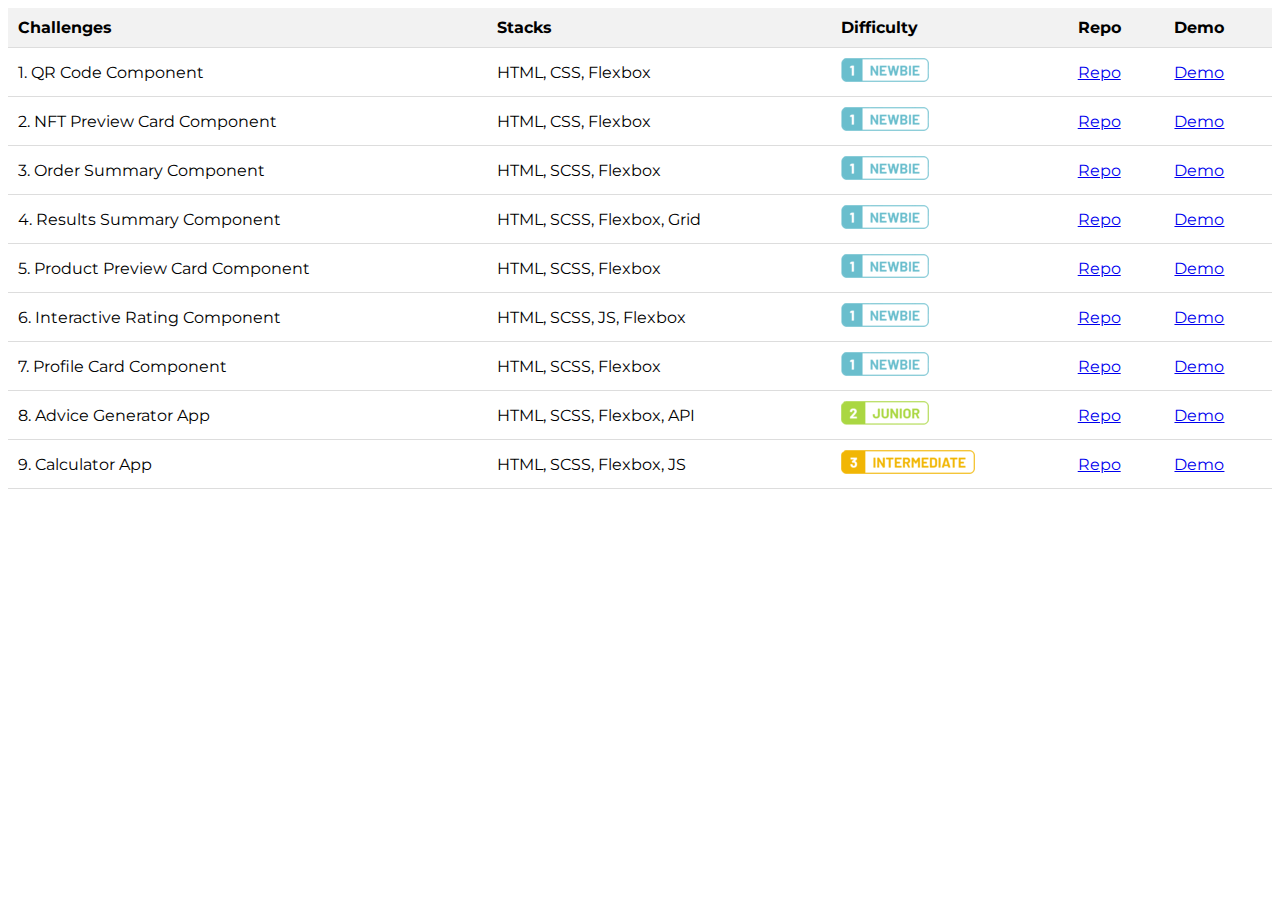
<file: index.html>
<!DOCTYPE html>
<html lang="en">
	<head>
		<meta charset="UTF-8" />
		<meta http-equiv="X-UA-Compatible" content="IE=edge" />
		<meta name="viewport" content="width=device-width, initial-scale=1.0" />
		<title>Frontend Mentor | Solutions</title>

		<link rel="preconnect" href="https://fonts.googleapis.com" />
		<link rel="preconnect" href="https://fonts.gstatic.com" crossorigin />
		<link href="https://fonts.googleapis.com/css2?family=Montserrat&display=swap" rel="stylesheet" />

		<style>
			* {
				font-family: "Montserrat", sans-serif;
			}
			table {
				width: 100%;
				border-collapse: collapse;
				border-spacing: 0;
			}

			th,
			td {
				padding: 10px;
				text-align: left;
				border-bottom: 1px solid #ddd;
			}

			th {
				background-color: #f2f2f2;
				font-weight: bold;
			}
		</style>
	</head>
	<body>
		<main>
			<table>
				<thead>
					<tr>
						<th>Challenges</th>
						<th>Stacks</th>
						<th>Difficulty</th>
						<th>Repo</th>
						<th>Demo</th>
					</tr>
				</thead>
				<tbody>
					<tr>
						<td>1. QR Code Component</td>
						<td>HTML, CSS, Flexbox</td>
						<td><img src="./images/NEWBIE.png" alt="NEWBIE ICON" /></td>
						<td><a href="https://github.com/Benjamin-Wall/Frontend-Mentor-Solutions/tree/main/qr-code-component" target="_blank">Repo</a></td>
						<td><a href="./qr-code-component/index.html">Demo</a></td>
					</tr>

					<tr>
						<td>2. NFT Preview Card Component</td>
						<td>HTML, CSS, Flexbox</td>
						<td><img src="./images/NEWBIE.png" alt="NEWBIE ICON" /></td>
						<td><a href="https://github.com/Benjamin-Wall/Frontend-Mentor-Solutions/tree/main/nft-preview-card-component" target="_blank">Repo</a></td>
						<td><a href="./nft-preview-card-component/index.html">Demo</a></td>
					</tr>

					<tr>
						<td>3. Order Summary Component</td>
						<td>HTML, SCSS, Flexbox</td>
						<td><img src="./images/NEWBIE.png" alt="NEWBIE ICON" /></td>
						<td><a href="https://github.com/Benjamin-Wall/Frontend-Mentor-Solutions/tree/main/order-summary-component" target="_blank">Repo</a></td>
						<td><a href="./order-summary-component/index.html">Demo</a></td>
					</tr>

					<tr>
						<td>4. Results Summary Component</td>
						<td>HTML, SCSS, Flexbox, Grid</td>
						<td><img src="./images/NEWBIE.png" alt="NEWBIE ICON" /></td>
						<td><a href="https://github.com/Benjamin-Wall/Frontend-Mentor-Solutions/tree/main/results-summary-component" target="_blank">Repo</a></td>
						<td><a href="./results-summary-component/index.html">Demo</a></td>
					</tr>

					<tr>
						<td>5. Product Preview Card Component</td>
						<td>HTML, SCSS, Flexbox</td>
						<td><img src="./images/NEWBIE.png" alt="NEWBIE ICON" /></td>
						<td><a href="https://github.com/Benjamin-Wall/Frontend-Mentor-Solutions/tree/main/product-preview-card-component" target="_blank">Repo</a></td>
						<td><a href="./product-preview-card-component/index.html">Demo</a></td>
					</tr>

					<tr>
						<td>6. Interactive Rating Component</td>
						<td>HTML, SCSS, JS, Flexbox</td>
						<td><img src="./images/NEWBIE.png" alt="NEWBIE ICON" /></td>
						<td><a href="https://github.com/Benjamin-Wall/Frontend-Mentor-Solutions/tree/main/interactive-rating-component" target="_blank">Repo</a></td>
						<td><a href="./interactive-rating-component/index.html">Demo</a></td>
					</tr>

					<tr>
						<td>7. Profile Card Component</td>
						<td>HTML, SCSS, Flexbox</td>
						<td><img src="./images/NEWBIE.png" alt="NEWBIE ICON" /></td>
						<td><a href="https://github.com/Benjamin-Wall/Frontend-Mentor-Solutions/tree/main/profile-card-component" target="_blank">Repo</a></td>
						<td><a href="./profile-card-component/index.html">Demo</a></td>
					</tr>

					<tr>
						<td>8. Advice Generator App</td>
						<td>HTML, SCSS, Flexbox, API</td>
						<td><img src="./images/JUNIOR.png" alt="JUNIOR ICON" /></td>
						<td><a href="https://github.com/Benjamin-Wall/Frontend-Mentor-Solutions/tree/main/advice-generator-app" target="_blank">Repo</a></td>
						<td><a href="./advice-generator-app/index.html">Demo</a></td>
					</tr>

					<tr>
						<td>9. Calculator App</td>
						<td>HTML, SCSS, Flexbox, JS</td>
						<td><img src="./images/INTERMEDIATE.png" alt="INTERMEDIATE ICON" /></td>
						<td><a href="https://github.com/Benjamin-Wall/Frontend-Mentor-Solutions/tree/main/calculator-app" target="_blank">Repo</a></td>
						<td><a href="./calculator-app/index.html">Demo</a></td>
					</tr>
				</tbody>
			</table>
		</main>
	</body>
</html>
</file>
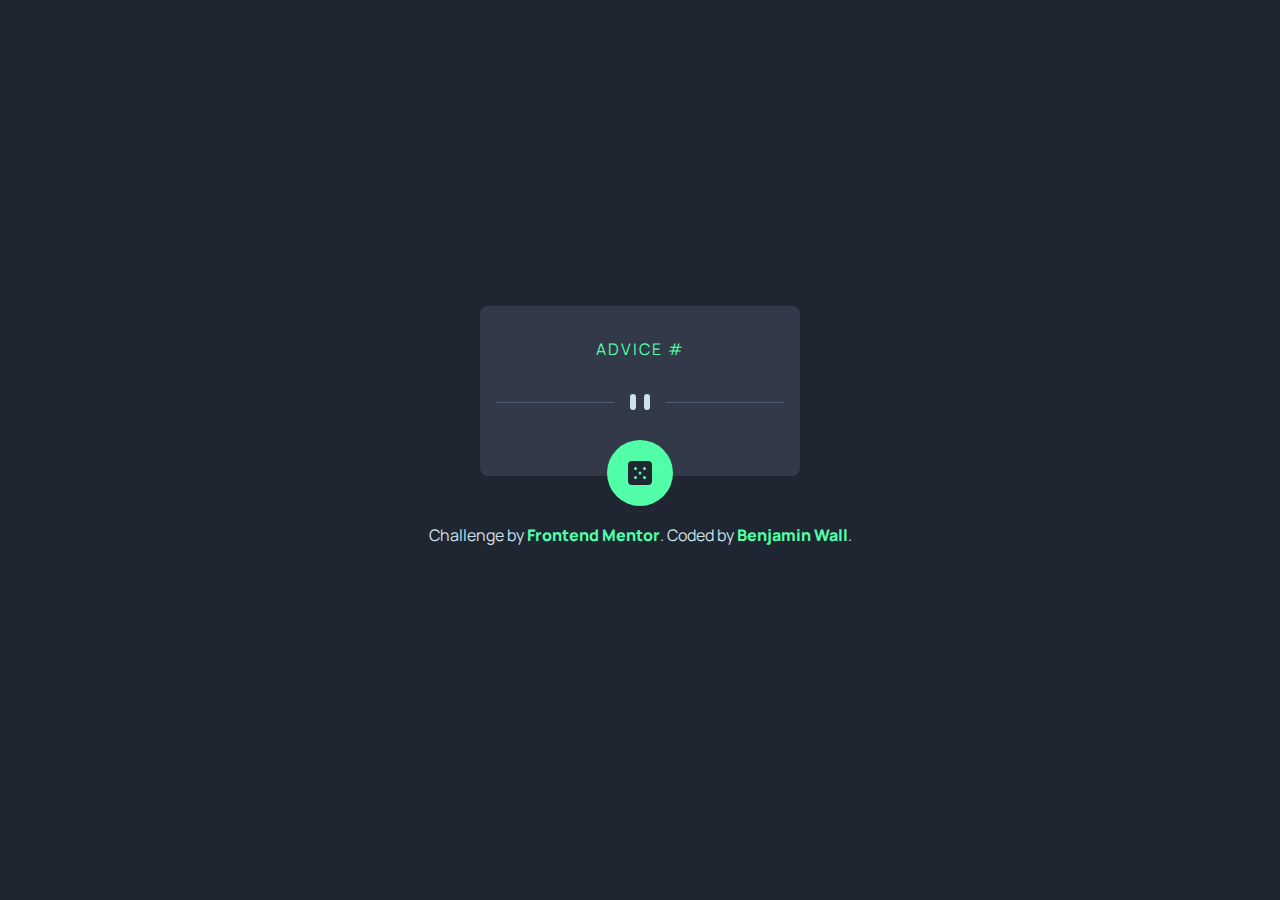
<file: advice-generator-app/index.html>
<!DOCTYPE html>
<html lang="en">
<head>
  <!-- META STUFF -->
  <meta charset="UTF-8">
  <meta name="viewport" content="width=device-width, initial-scale=1.0"> <!-- displays site properly based on user's device -->

  <!-- CSS STUFF -->
  <link rel="stylesheet" href="./css/styles.css">

  <!-- JAVASCRIPT STUFF -->
  <script src="./js/index.js" defer/></script>

  <!-- SITE ICON -->
  <link rel="icon" type="image/png" sizes="32x32" href="assets/images/favicon-32x32.png">
  
  <!-- SITE TITLE -->
  <title>Frontend Mentor | Advice generator app</title>

</head>
<body>

  <div class="card">
    <div class="card__title"><h1>Advice #<span id="advice-id"></span></h1></div>
    <div class="card__advice"><p id="advice-content"></p></div>
    <div class="card__divider"></div>
    <div class="card__button--dice" id="dice-button"></div>
  </div>

  <div class="attribution">
    Challenge by <a href="https://www.frontendmentor.io?ref=challenge" target="_blank">Frontend Mentor</a>. 
    Coded by <a href="https://github.com/Benjamin-Wall" target="_blank">Benjamin Wall</a>.
  </div>
</body>
</html>
</file>
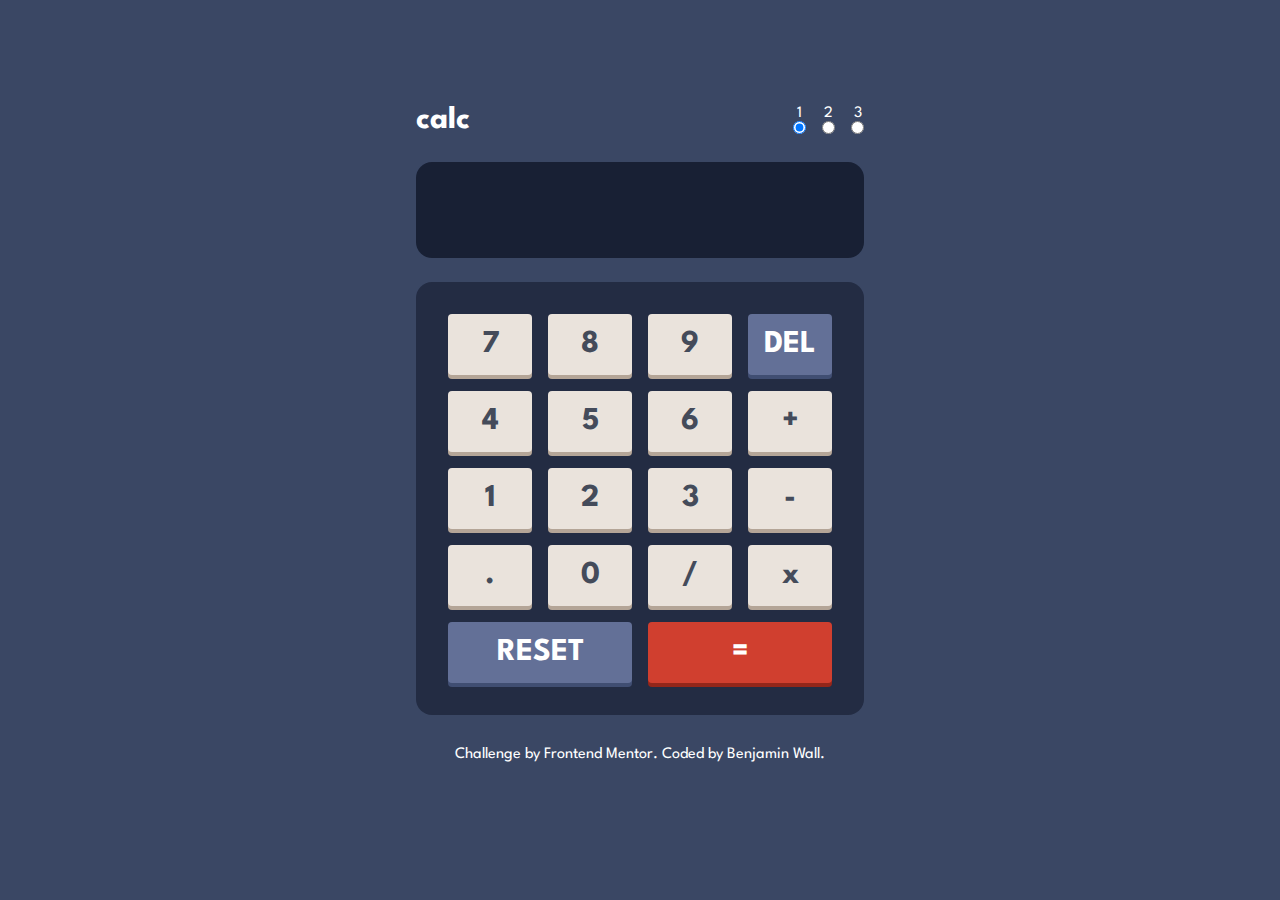
<file: calculator-app/index.html>
<!DOCTYPE html>
<html lang="en">
	<head>
		<!-- META STUFF -->
		<meta charset="UTF-8" />
		<meta name="viewport" content="width=device-width, initial-scale=1.0" />

		<!-- CSS STUFF -->
		<link rel="stylesheet" href="./css/styles.css" />

		<!-- JAVASCRIPT STUFF -->
		<script src="./js/script.js" defer></script>

		<!-- SITE ICON -->
		<link rel="icon" type="image/png" sizes="32x32" href="assets/images/favicon-32x32.png" />

		<!-- SITE TITLE -->
		<title>Frontend Mentor | Calculator app</title>
	</head>
	<body class="theme-1">
		<section class="calculator">
			<div class="calculator__header">
				<h1 class="calculator__title">calc</h1>

				<div class="calculator__theme__switcher">
				
					<div class="option">
						<label for="1">1</label>
						<input type="radio" name="themeSwitcher" id="1" checked>
					</div>
					
					<div class="option">
						<label for="2">2</label>
						<input type="radio" name="themeSwitcher" id="2">
					</div>

					<div class="option">
						<label for="3">3</label>
						<input type="radio" name="themeSwitcher" id="3">
					</div>
				</div>
			</div>

			<div class="calculator__display">
				<div class="calculator__display--secondary" id="calculator-display-secondary"></div>
				<div class="calculator__display--primary" id="calculator-display-primary"></div>
			</div>

			<div class="calculator__button__wrapper">
				<button class="calculator__button" id="number-7" data-number>7</button>
				<button class="calculator__button" id="number-8" data-number>8</button>
				<button class="calculator__button" id="number-9" data-number>9</button>
				<button class="calculator__button" id="delete">DEL</button>
				<button class="calculator__button" id="number-4" data-number>4</button>
				<button class="calculator__button" id="number-5" data-number>5</button>
				<button class="calculator__button" id="number-6" data-number>6</button>
				<button class="calculator__button" id="plus"  data-operation>+</button> 
				<button class="calculator__button" id="number-1" data-number>1</button>
				<button class="calculator__button" id="number-2" data-number>2</button>
				<button class="calculator__button" id="number-3" data-number>3</button>
				<button class="calculator__button" id="minus"  data-operation>-</button> 
				<button class="calculator__button" id="decimal" data-number>.</button>
				 <button class="calculator__button" id="number-0" data-number>0</button>
				<button class="calculator__button" id="divide"  data-operation>/</button>
				<button class="calculator__button" id="times"  data-operation>x</button>
				<button class="calculator__button" id="reset">RESET</button>
				<button class="calculator__button" id="equals">=</button>
		</section>

		<div class="attribution">
    Challenge by <a href="https://www.frontendmentor.io?ref=challenge" target="_blank">Frontend Mentor</a>. 
    Coded by <a href="https://github.com/Benjamin-Wall">Benjamin Wall</a>.
  </div>
	</body>
</html>
</file>
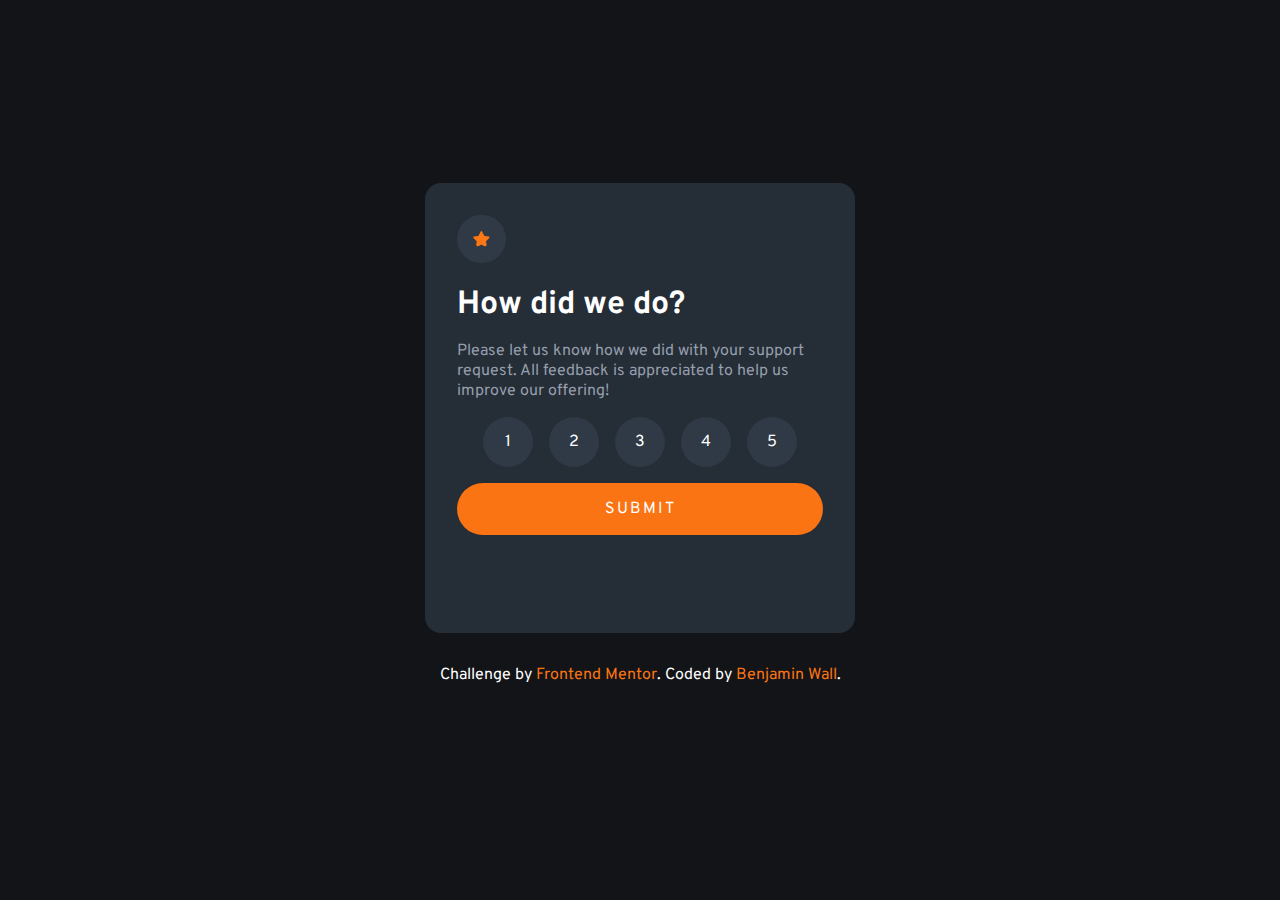
<file: interactive-rating-component/index.html>
<!DOCTYPE html>
<html lang="en">
	<head>
		<!-- META STUFF -->
		<meta charset="UTF-8" />
		<meta name="viewport" content="width=device-width, initial-scale=1.0" />
		<!-- displays site properly based on user's device -->

		<!-- CSS STUFF -->
		<link rel="stylesheet" href="css/styles.css" />

		<!-- JAVASCRIPT STUFF -->
		<script src="./js/index.js" defer></script>

		<!-- SITE ICON -->
		<link rel="icon" type="image/png" sizes="32x32" href="./assets/images/favicon-32x32.png" />

		<!-- SITE TITLE -->
		<title>Frontend Mentor | Interactive rating component</title>
	</head>
	<body>
		<div class="card" data-card-type="rating" id="rating">
			<div class="star">
				<img src="./assets/images/icon-star.svg" alt="Star Icon" />
			</div>

			<div class="content">
				<h1 class="title">How did we do?</h1>
				<p class="content-text">Please let us know how we did with your support request. All feedback is appreciated to help us improve our offering!</p>

				<div class="rating-list">
					<input type="radio" name="rating" id="1" data-rating_number="1" />
					<label for="1">1</label>

					<input type="radio" name="rating" id="2" data-rating_number="2" />
					<label for="2">2</label>

					<input type="radio" name="rating" id="3" data-rating_number="3" />
					<label for="3">3</label>

					<input type="radio" name="rating" id="4" data-rating_number="4" />
					<label for="4">4</label>

					<input type="radio" name="rating" id="5" data-rating_number="5" />
					<label for="5">5</label>
				</div>

				<button id="submit">Submit</button>
			</div>
		</div>

		<div class="card" data-card-type="summary" id="summary">
			<div class="illustration">
				<img src="./assets/images/illustration-thank-you.svg" alt="Thank you illustration" />
			</div>

			<div class="selection-result">
				<p>You selected <span id="score">5</span> out of 5</p>
			</div>

			<div class="content">
				<h2>Thank you!</h2>
				<p>
					We appreciate you taking the time to give a rating. <br />
					If you ever need more support, don't hesitate to get in touch!
				</p>
			</div>
		</div>

		<div class="attribution">Challenge by <a href="https://www.frontendmentor.io?ref=challenge" target="_blank">Frontend Mentor</a>. Coded by <a href="https://github.com/Benjamin-Wall" target="_blank">Benjamin Wall</a>.</div>
	</body>
</html>
</file>
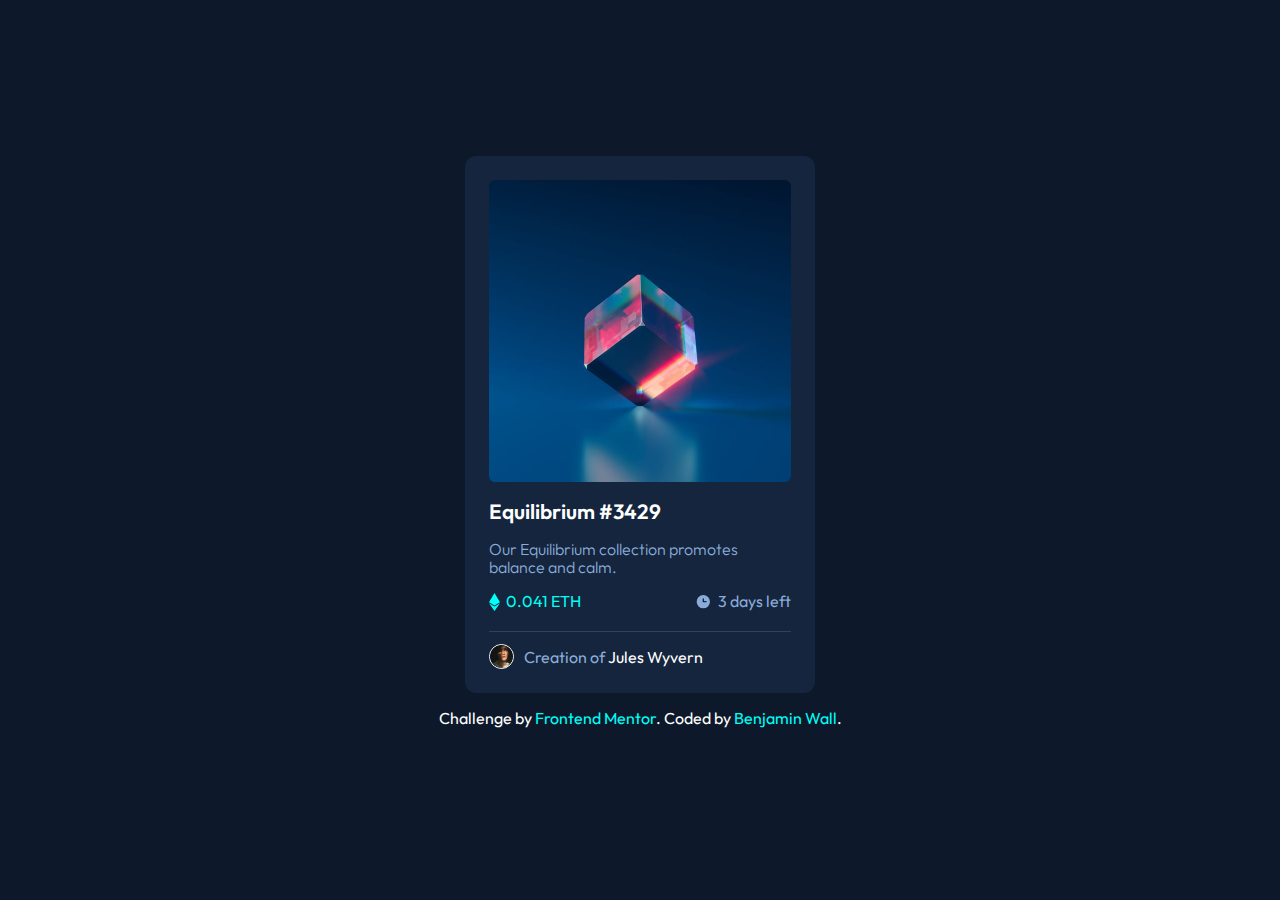
<file: nft-preview-card-component/index.html>
<!DOCTYPE html>
<html lang="en">
	<head>
		<meta charset="UTF-8" />
		<meta
			name="viewport"
			content="width=device-width, initial-scale=1.0" />

		<!-- GOOGLE FONTS -->
		<link
			rel="preconnect"
			href="https://fonts.googleapis.com" />
		<link
			rel="preconnect"
			href="https://fonts.gstatic.com"
			crossorigin />
		<link
			href="https://fonts.googleapis.com/css2?family=Outfit:wght@300;400;600&display=swap"
			rel="stylesheet" />

		<!-- STYLESHEETS -->
		<link
			rel="stylesheet"
			href="styles/normalize.css" />
		<link
			rel="stylesheet"
			href="styles/styles.css" />

		<!-- FAVICON -->
		<link
			rel="icon"
			type="image/png"
			sizes="32x32"
			href="./images/favicon-32x32.png" />

		<!-- WEBSITE TITLE -->
		<title>Frontend Mentor | NFT preview card component</title>
	</head>
	<body>
		<div class="card">
			<div class="image-wrapper">
				<img
					src="./images/image-equilibrium.jpg"
					alt="Picture of NFT" />
			</div>

			<div class="content">
				<h1>Equilibrium #3429</h1>
				<p>Our Equilibrium collection promotes balance and calm.</p>
			</div>

			<div class="bottom-content">
				<div class="left">
					<img
						src="./images/icon-ethereum.svg"
						alt="Etherium Logo" />
					<span>0.041 ETH</span>
				</div>

				<div class="right">
					<img
						src="./images/icon-clock.svg"
						alt="Clock Icon" />
					<span>3 days left</span>
				</div>
			</div>

			<div class="footer">
				<img
					src="./images/image-avatar.png"
					alt="Avatar" />
				<p>Creation of <span class="white">Jules Wyvern</span></p>
			</div>
		</div>

		<div class="attribution">
			Challenge by
			<a
				href="https://www.frontendmentor.io?ref=challenge"
				target="_blank"
				>Frontend Mentor</a
			>. Coded by <a href="https://github.com/Benjamin-Wall" target="_blank">Benjamin Wall</a>.
		</div>
	</body>
</html>
</file>
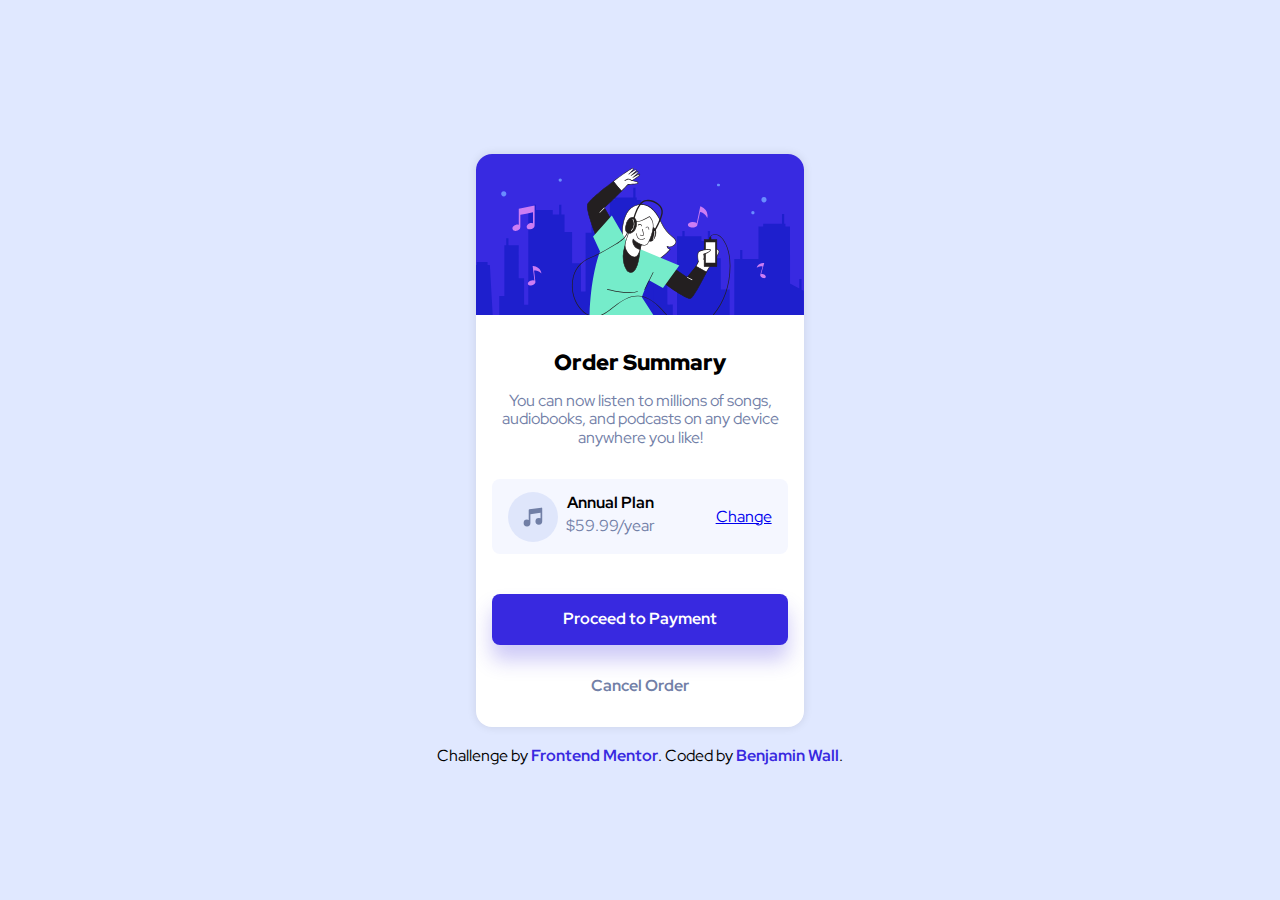
<file: order-summary-component/index.html>
<!DOCTYPE html>
<html lang="en">
	<head>
		<!-- META STUFF -->
		<meta charset="UTF-8" />
		<meta name="viewport" content="width=device-width, initial-scale=1.0" />

		<!-- GOOGLE FONTS -->
		<link rel="preconnect" href="https://fonts.googleapis.com" />
		<link rel="preconnect" href="https://fonts.gstatic.com" crossorigin />
		<link href="https://fonts.googleapis.com/css2?family=Red+Hat+Display:wght@500;700;900&display=swap" rel="stylesheet" />

		<!-- PAGE FAVICON -->
		<link rel="icon" type="image/png" sizes="32x32" href="./images/favicon-32x32.png" />

		<!-- PAGE TITLE -->
		<title>Frontend Mentor | Order summary card</title>

		<!-- MY STYLESHEETS -->
		<link rel="stylesheet" href="./styles/styles.css" />
	</head>
	<body>
		<div class="card">
			<div class="img-wrapper">
				<img src="./images/illustration-hero.svg" alt="Hero image" />
			</div>

			<div class="content-wrapper">
				<h1>Order Summary</h1>
				<p>You can now listen to millions of songs, audiobooks, and podcasts on any device anywhere you like!</p>

				<div class="pricing">
					<div class="pricing-left">
						<img src="./images/icon-music.svg" alt="Music icon" />
						<div class="pricing-details">
							<h2>Annual Plan</h2>
							<p>$59.99/year</p>
						</div>
					</div>

					<div class="pricing-right">
						<a href="#">Change</a>
					</div>
				</div>

				<div class="button-wrapper">
					<button>Proceed to Payment</button>
					<a href="#">Cancel Order</a>
				</div>
			</div>
		</div>


		<div class="attribution">Challenge by <a href="https://www.frontendmentor.io?ref=challenge" target="_blank">Frontend Mentor</a>. Coded by <a href="#">Benjamin Wall</a>.</div>
	</body>
</html>
</file>
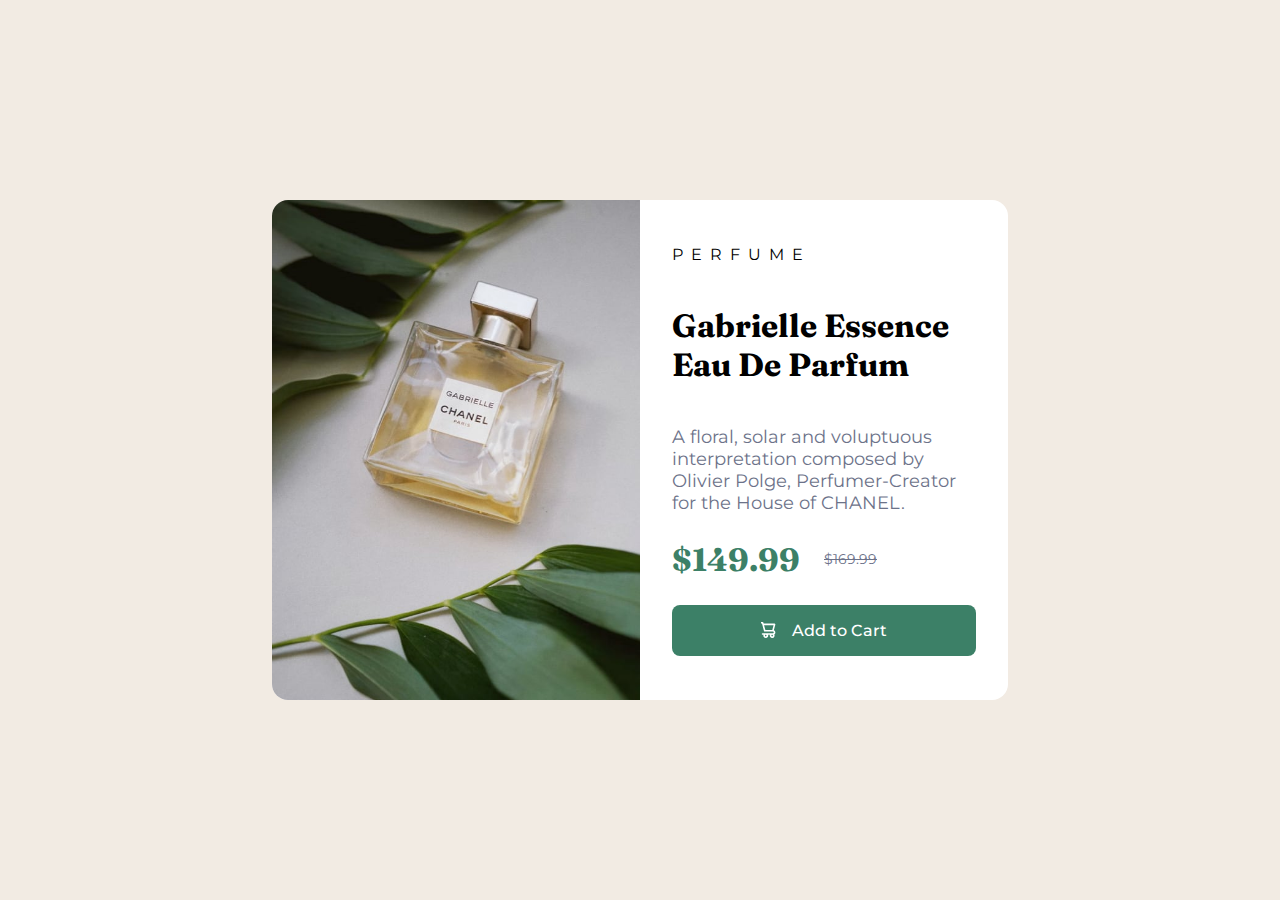
<file: product-preview-card-component/index.html>
<!DOCTYPE html>
<html lang="en">
	<head>
		<!-- META STUFF -->
		<meta charset="UTF-8" />
		<meta name="viewport" content="width=device-width, initial-scale=1.0" />

		<!-- MY STYLESHEET -->
		<link rel="stylesheet" href="css/styles.css" />

		<!-- SITE ICON -->
		<link rel="icon" type="image/png" sizes="32x32" href="./images/favicon-32x32.png" />

		<!-- SITE TITLE -->
		<title>Frontend Mentor | Product preview card component</title>
	</head>
	<body>
		<div class="card">
			<div class="image-wrapper"></div>
			<div class="content">
				<p class="subtitle">PERFUME</p>
				<div class="title">
					<h1>Gabrielle Essence Eau De Parfum</h1>
				</div>
				<div class="description">
					<p>A floral, solar and voluptuous interpretation composed by Olivier Polge, Perfumer-Creator for the House of CHANEL.</p>
				</div>
				<div class="price">
					<p>$149.99</p>
					<p>$169.99</p>
				</div>
				<div class="button">
					<button>
						<svg width="15" height="16" xmlns="http://www.w3.org/2000/svg"><path d="M14.383 10.388a2.397 2.397 0 0 0-1.518-2.222l1.494-5.593a.8.8 0 0 0-.144-.695.8.8 0 0 0-.631-.28H2.637L2.373.591A.8.8 0 0 0 1.598 0H0v1.598h.983l1.982 7.4a.8.8 0 0 0 .799.59h8.222a.8.8 0 0 1 0 1.599H1.598a.8.8 0 1 0 0 1.598h.943a2.397 2.397 0 1 0 4.507 0h1.885a2.397 2.397 0 1 0 4.331-.376 2.397 2.397 0 0 0 1.12-2.021ZM11.26 7.99H4.395L3.068 3.196h9.477L11.26 7.991Zm-6.465 6.392a.8.8 0 1 1 0-1.598.8.8 0 0 1 0 1.598Zm6.393 0a.8.8 0 1 1 0-1.598.8.8 0 0 1 0 1.598Z" fill="#FFF" /></svg>
						<p>Add to Cart</p>
					</button>
				</div>
			</div>
		</div>
	</body>
</html>
</file>
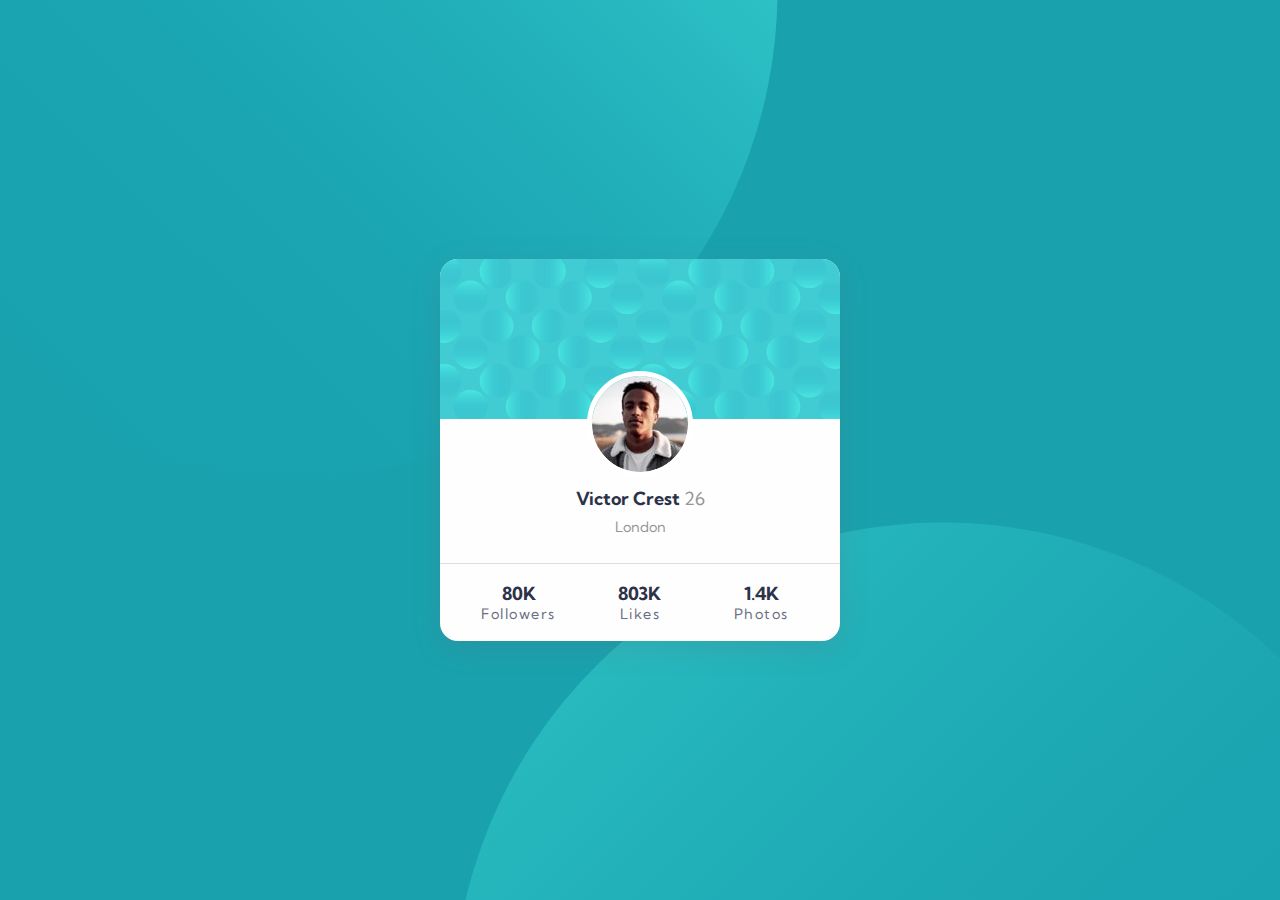
<file: profile-card-component/index.html>
<!DOCTYPE html>
<html lang="en">
	<head>
		<!-- META STUFF -->
		<meta charset="UTF-8" />
		<meta name="viewport" content="width=device-width, initial-scale=1.0" />
		<!-- displays site properly based on user's device -->

		<!-- CSS STUFF -->
		<link rel="stylesheet" href="./css/styles.css" />

		<!-- SITE ICON -->
		<link rel="icon" type="image/png" sizes="32x32" href="assets/images/favicon-32x32.png" />

		<!-- SITE TITLE -->
		<title>Frontend Mentor | Profile card component</title>
	</head>
	<body>
		<div class="card">
			<div class="card-header">
				<img src="./assets/images/bg-pattern-card.svg" alt="Background" />
			</div>

			<div class="card-content">
				<img class="profile-picture" src="./assets/images/image-victor.jpg" alt="Profile Picture of Victor Crest" />
				<div class="bio">
					<h1 class="bio-header">Victor Crest <span>26</span></h1>
					<p class="bio-location">London</p>
				</div>
			</div>

			<div class="card-footer">
				<div class="card-stat">
					<p class="card-stat-number">80K</p>
					<p class="card-stat-subheading">Followers</p>
				</div>
				<div class="card-stat">
					<p class="card-stat-number">803K</p>
					<p class="card-stat-subheading">Likes</p>
				</div>
				<div class="card-stat">
					<p class="card-stat-number">1.4K</p>
					<p class="card-stat-subheading">Photos</p>
				</div>
			</div>
		</div>

		<!-- <div class="attribution">
    Challenge by <a href="https://www.frontendmentor.io?ref=challenge" target="_blank">Frontend Mentor</a>. 
    Coded by <a href="#">Your Name Here</a>.
  </div> -->
	</body>
</html>
</file>
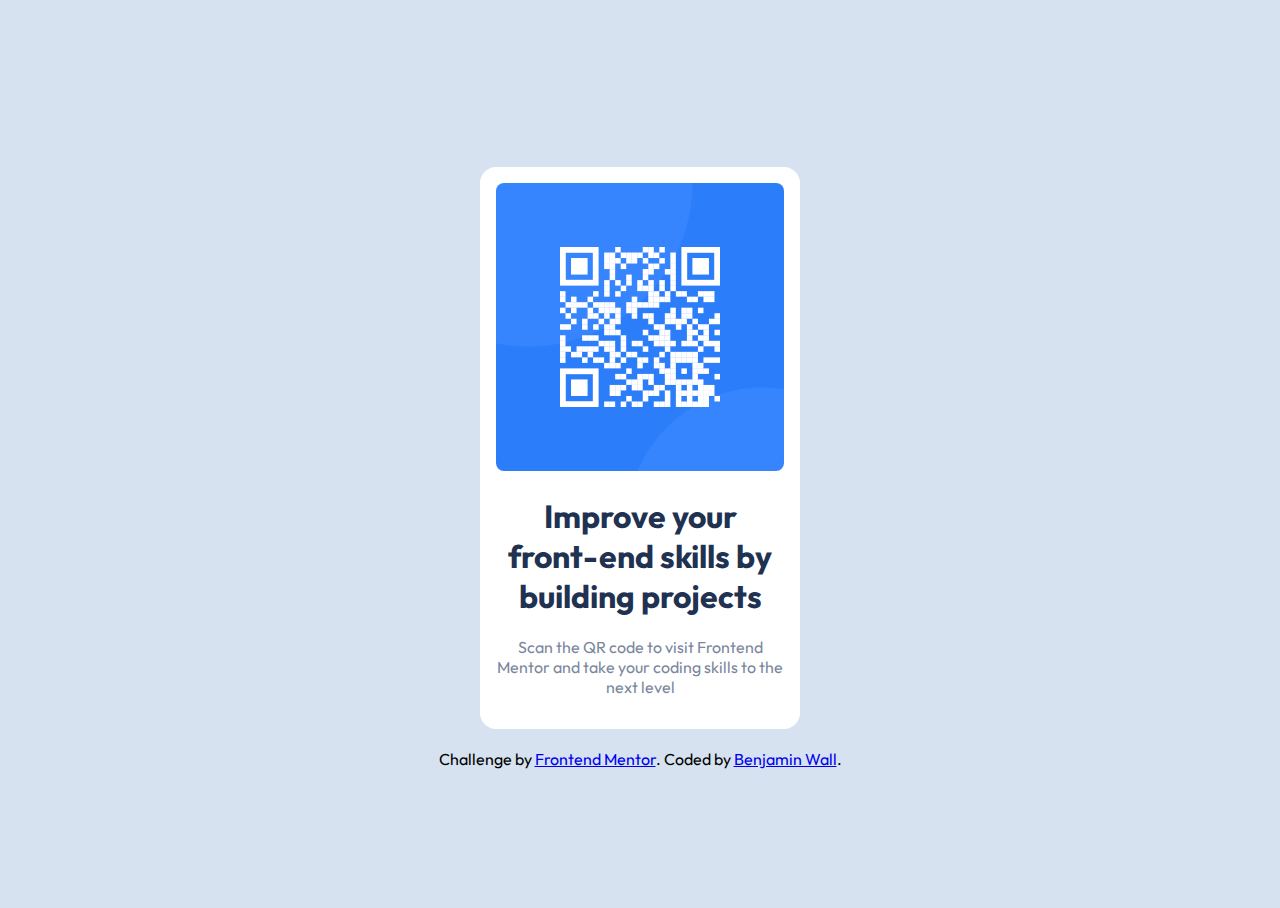
<file: qr-code-component/index.html>
<!DOCTYPE html>
<html lang="en">

<head>
  <meta charset="UTF-8">
  <meta name="viewport" content="width=device-width, initial-scale=1.0">

  <!-- IMPORT FONTS NEEDED FROM fonts.google.com -->
  <link rel="preconnect" href="https://fonts.googleapis.com">
  <link rel="preconnect" href="https://fonts.gstatic.com" crossorigin>
  <link href="https://fonts.googleapis.com/css2?family=Outfit:wght@400;700&display=swap" rel="stylesheet">

  <!-- IMPORT STYLES -->
  <link rel="stylesheet" href="css/style.css">

  <!-- SET FAVICON  -->
  <link rel="icon" type="image/png" sizes="32x32" href="./images/favicon-32x32.png">

  <!-- SET TITLE -->
  <title>Frontend Mentor | QR code component</title>
</head>

<body>
  <section class="card">
    <div class="card-img">
      <img src="./images/image-qr-code.png" alt="Picure of a QR code that points to frontendmentor.io">
    </div>
    <div class="card-text">
      <h1>Improve your front-end skills by building projects</h1>
      <p>Scan the QR code to visit Frontend Mentor and take your coding skills to the next level</p>
    </div>
  </section>

  <div class="attribution">
    Challenge by <a href="https://www.frontendmentor.io?ref=challenge" target="_blank">Frontend Mentor</a>.
    Coded by <a href="https://github.com/Benjamin-Wall" target="_blank">Benjamin Wall</a>.
  </div>
</body>

</html>
</file>
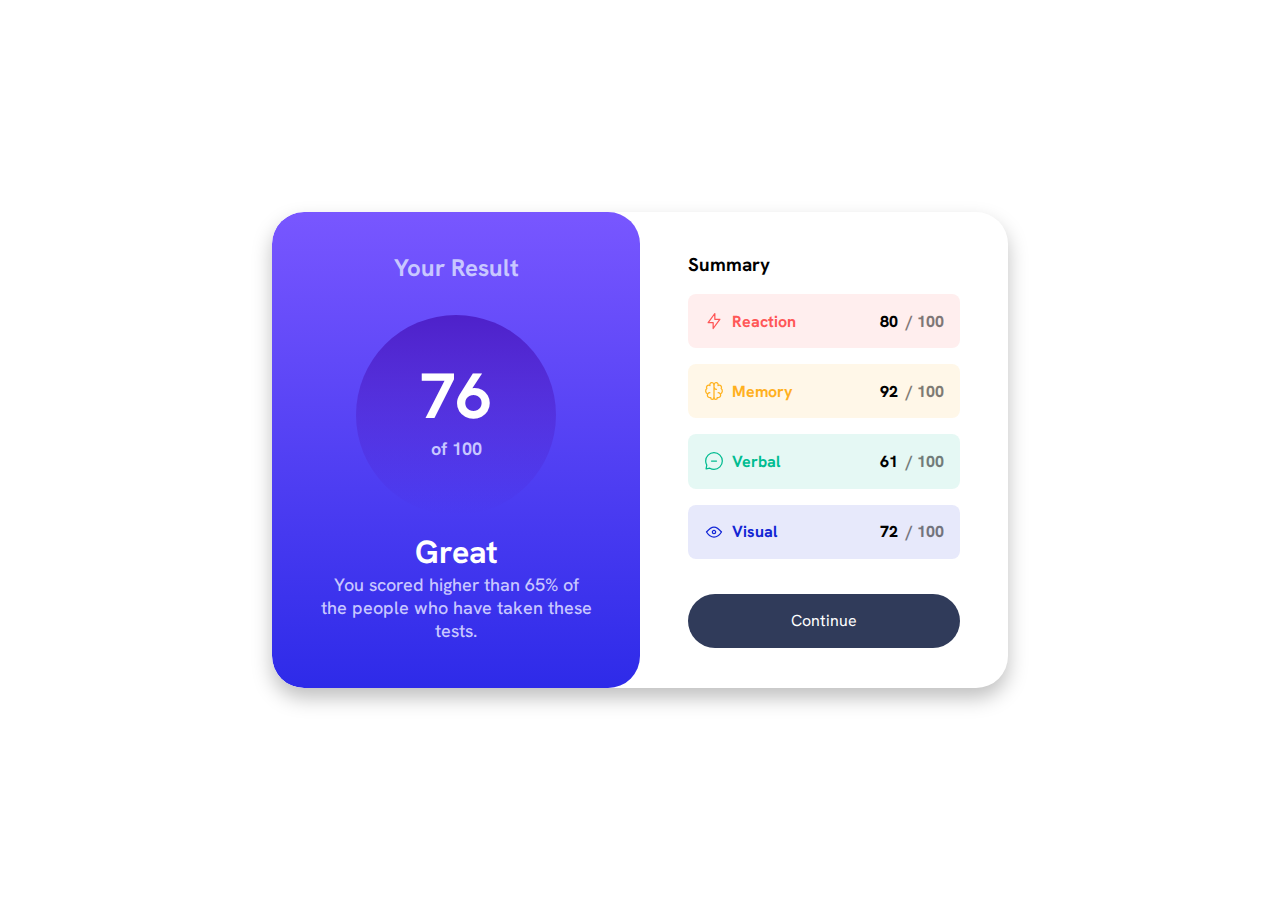
<file: results-summary-component/index.html>
<!DOCTYPE html>
<html lang="en">
	<head>
		<meta charset="UTF-8" />
		<meta name="viewport" content="width=device-width, initial-scale=1.0" />
		<!-- displays site properly based on user's device -->

		<link rel="icon" type="image/png" sizes="32x32" href="./assets/images/favicon-32x32.png" />

		<title>Frontend Mentor | Results summary component</title>

		<link rel="stylesheet" href="styles/styles.css" />
	</head>
	<body>
		<div class="card">
			<div class="result-section">
				<h1 class="section-title">Your Result</h1>
				<div class="score-section">
					<p>
						<span>76</span>
						of 100
					</p>
				</div>

				<div class="grade-section">
					<h2>Great</h2>
					<p>You scored higher than 65% of the people who have taken these tests.</p>
				</div>
			</div>

			<div class="summary-section">
				<h3 class="section-title">Summary</h3>

				<div class="summary-item" data-type="reaction">
					<div class="summary-item-header">
						<img src="./assets/images/icon-reaction.svg" alt="Reaction Icon" />
						<p>Reaction</p>
					</div>
					<div class="summary-item-score">
						<span>80</span>
						<p>/ 100</p>
 					</div>
				</div>

				<div class="summary-item" data-type="memory">
					<div class="summary-item-header">
						<img src="./assets/images/icon-memory.svg" alt="Memory Icon" />
						<p>Memory</p>
					</div>
					<div class="summary-item-score">
						<span>92</span>
						<p>/ 100</p>
					</div>
				</div>

				<div class="summary-item" data-type="verbal">
					<div class="summary-item-header">
						<img src="./assets/images/icon-verbal.svg" alt="Verbal Icon" />
						<p>Verbal</p>
					</div>
					<div class="summary-item-score">
						<span>61</span>
						<p>/ 100</p>
					</div>
				</div>

				<div class="summary-item" data-type="visual">
					<div class="summary-item-header">
						<img src="./assets/images/icon-visual.svg" alt="Visual Icon" />
						<p>Visual</p>
					</div>
					<div class="summary-item-score">
						<span>72</span>
						<p>/ 100</p>
					</div>
				</div>

				<button>Continue</button>
			</div>
		</div>
	</body>
</html>
</file>
<file: advice-generator-app/css/styles.css>
@font-face{font-family:"Manrope";font-display:swap;font-weight:100 900;src:url("../assets/fonts/Manrope-VariableFont_wght.ttf") format("truetype")}html{-webkit-box-sizing:border-box;box-sizing:border-box}*,:after,:before{padding:0;margin:0;-webkit-box-sizing:inherit;box-sizing:inherit}body,html{height:100%}body{color:hsl(193deg,38%,86%);font-family:"Manrope",sans-serif;background-color:hsl(218deg,23%,16%);display:-webkit-box;display:-ms-flexbox;display:flex;-webkit-box-orient:vertical;-webkit-box-direction:normal;-ms-flex-direction:column;flex-direction:column;-webkit-box-align:center;-ms-flex-align:center;align-items:center;-webkit-box-pack:center;-ms-flex-pack:center;justify-content:center}.card{display:-webkit-box;display:-ms-flexbox;display:flex;-webkit-box-orient:vertical;-webkit-box-direction:normal;-ms-flex-direction:column;flex-direction:column;-webkit-box-align:center;-ms-flex-align:center;align-items:center;-webkit-box-pack:center;-ms-flex-pack:center;justify-content:center;text-align:center;background:hsl(217deg,19%,24%);min-width:320px;max-width:550px;margin-inline:1rem;border-radius:0.5rem;padding:1rem;position:relative}.card .card__title h1{font-weight:400;text-transform:uppercase;letter-spacing:2px;font-size:1rem;color:hsl(150deg,100%,66%);margin:1rem 0}.card .card__advice p{font-weight:800;font-size:28px}.card .card__divider{margin:1rem 0 3rem 0;width:100%;height:20px;background-image:url("../assets/images/pattern-divider-mobile.svg");background-repeat:no-repeat;background-position:center}@media (min-width:475px){.card .card__divider{background-image:url("../assets/images/pattern-divider-desktop.svg")}}.card .card__button--dice{all:unset;position:absolute;width:50px;height:50px;border-radius:666%;padding:0.5rem;background-image:url("../assets/images/icon-dice.svg");background-repeat:no-repeat;background-position:center;background-color:hsl(150deg,100%,66%);bottom:-30px;cursor:pointer}.card .card__button--dice:hover{-webkit-box-shadow:0 0 10px 0 hsl(150deg,100%,66%);box-shadow:0 0 10px 0 hsl(150deg,100%,66%)}.attribution{text-align:center;margin:3rem 1rem}.attribution a{font-weight:800;color:hsl(150deg,100%,66%);text-decoration:none}.attribution a:hover{text-decoration:underline}
</file>
<file: interactive-rating-component/css/styles.css>
@font-face{font-family:"Overpass";font-display:swap;font-weight:100 900;src:url("../assets/fonts/Overpass-VariableFont_wght.ttf") format("truetype")}html{-webkit-box-sizing:border-box;box-sizing:border-box}*,:after,:before{margin:0;padding:0;-webkit-box-sizing:inherit;box-sizing:inherit}body,html{height:100%}body{display:-webkit-box;display:-ms-flexbox;display:flex;-webkit-box-orient:vertical;-webkit-box-direction:normal;-ms-flex-direction:column;flex-direction:column;-webkit-box-pack:center;-ms-flex-pack:center;justify-content:center;-webkit-box-align:center;-ms-flex-align:center;align-items:center;color:hsl(0deg,0%,100%);background-color:hsl(216deg,12%,8%);font-family:"Overpass",sans-serif}.card{border-radius:1rem;padding:2rem;margin-inline:2rem;max-width:430px;height:450px;background-color:hsl(213deg,19%,18%)}.card img{padding:1rem;border-radius:666rem;background-color:#303a46}.card .content .title{font-weight:700;margin:1rem 0}.card .content .content-text{font-weight:400;max-width:23rem;color:hsl(217deg,12%,63%);margin-bottom:1rem}.card .rating-list{display:-webkit-box;display:-ms-flexbox;display:flex;gap:1rem;-webkit-box-pack:center;-ms-flex-pack:center;justify-content:center;margin:1rem}.card .rating-list input[type=radio]{display:none}.card .rating-list input[type=radio]:checked+label{background-color:hsl(217deg,12%,63%)}.card .rating-list label{width:50px;height:50px;display:-webkit-box;display:-ms-flexbox;display:flex;-webkit-box-align:center;-ms-flex-align:center;align-items:center;-webkit-box-pack:center;-ms-flex-pack:center;justify-content:center;padding:1.5rem;border-radius:666rem;background-color:#303a46;cursor:pointer}.card .rating-list label:hover{background-color:hsl(25deg,97%,53%)}.card button{all:unset;text-align:center;text-transform:uppercase;letter-spacing:2px;padding:1rem 0;width:100%;border-radius:666rem;background-color:hsl(25deg,97%,53%)}.card button:hover{cursor:pointer;color:hsl(25deg,97%,53%);background-color:hsl(0deg,0%,100%)}.card[data-card-type=summary]{position:absolute;display:none;text-align:center;-webkit-box-orient:vertical;-webkit-box-direction:normal;-ms-flex-direction:column;flex-direction:column;-webkit-box-align:center;-ms-flex-align:center;align-items:center}.card[data-card-type=summary] .selection-result{color:hsl(25deg,97%,53%);padding:10px 20px;background-color:#303a46;border-radius:666rem;margin:1rem 0}.card[data-card-type=summary] .content h2{margin:1rem 0}.card[data-card-type=summary] .content p{margin-bottom:1rem}.active{background-color:hsl(25deg,97%,53%)!important}.attribution{margin:2rem}.attribution a{color:hsl(25deg,97%,53%);text-decoration:none}.attribution a:hover{text-decoration:underline}
</file>
<file: nft-preview-card-component/styles/styles.css>
:root {
    --primary-soft-blue: 215, 51%, 70%;
    --primary-cyan: 178, 100%, 50%;

    --very-dark-blue-main-BG: 217, 54%, 11%;
    --very-dark-blue-card-BG: 216, 50%, 16%;
    --very-dark-blue-line: 215, 32%, 27%;
    --white: 0, 0%, 100%

    --font-p: 18px;
}

html {
    box-sizing: border-box;
}

*,
*:before,
*:after {
    box-sizing: inherit;
}

html,
body {
    height: 100%;
    color: white;
    font-family: 'Outfit', sans-serif;
    background-color: hsl(var(--very-dark-blue-main-BG));
}

body {
    display: flex;
    flex-flow: column nowrap;
    justify-content: center;
    align-items: center;
}

.card {
    display: flex;
    flex-direction: column;
    align-items: center;
    width: 350px;
    padding: 1.5rem 1.5rem 0.7rem 1.5rem;
    border-radius: 0.7rem;
    background-color: hsl(var(--very-dark-blue-card-BG));
}

.image-wrapper img {
    width: 100%;
    height: auto;
    border-radius: 0.4rem;
}

.content h1 {
    font-size: 1.3rem;
    font-weight: 600;
}

.content p {
    color: hsl(var(--primary-soft-blue));
    font-size: var(--p-font);
    font-weight: 300;
}

.bottom-content {
    display: flex;
    justify-content: space-between;
    align-items: center;
    width: 100%;
    gap: 0.4rem;
}

.bottom-content .left {
    display: flex;
    align-items: center;
    gap: 0.4rem;
    color: hsl(var(--primary-cyan));

}

.bottom-content .right{
    display: flex;
    align-items: center;
    gap: 0.4rem;
    color: hsl(var(--primary-soft-blue));
}

.footer {
    color: hsl(var(--primary-soft-blue));
    margin-top: 20px;
    border-top: hsl(var(--very-dark-blue-line)) 1px solid;
    width: 100%;
    display: flex;
    gap: 0.6rem;
    justify-content: start;
    align-items: center;
}

.footer img {
    border: 1px solid white;
    border-radius: 50%;
    height: 25px;
}

.white {
    color: white;
}

.attribution {
    margin: 1rem;
}

.attribution a {
    color: hsl(var(--primary-cyan));
    text-decoration: none;
}
</file>
<file: product-preview-card-component/css/styles.css>
@font-face{font-family:"Montserrat";font-display:swap;font-weight:100 900;src:url("../assets/fonts/Montserrat-VariableFont_wght.ttf") format("truetype")}@font-face{font-family:"Fraunces";font-display:swap;font-weight:100 900;src:url("../assets/fonts/Fraunces-VariableFont_SOFT,WONK,opsz,wght.ttf") format("truetype")}html{-webkit-box-sizing:border-box;box-sizing:border-box}*,:after,:before{margin:0;padding:0;-webkit-box-sizing:inherit;box-sizing:inherit}body,html{height:100%}body{display:-webkit-box;display:-ms-flexbox;display:flex;-webkit-box-pack:center;-ms-flex-pack:center;justify-content:center;-webkit-box-align:center;-ms-flex-align:center;align-items:center;background:hsl(30deg,38%,92%)}.card{width:46rem;margin-inline:3rem;background:hsl(0deg,0%,100%);display:-webkit-box;display:-ms-flexbox;display:flex;min-height:500px;overflow:hidden;border-radius:1rem}.card .image-wrapper{-webkit-box-flex:0;-ms-flex:0 0 50%;flex:0 0 50%;width:100%;background-image:url("../assets/images/image-product-desktop.jpg");background-position:center;background-size:cover;background-repeat:no-repeat}.card .content{display:-webkit-box;display:-ms-flexbox;display:flex;-webkit-box-orient:vertical;-webkit-box-direction:normal;-ms-flex-direction:column;flex-direction:column;-ms-flex-pack:distribute;justify-content:space-around;gap:1px;padding:2rem}.card .content .subtitle{font-family:"Montserrat",sans-serif;letter-spacing:0.5rem}.card .content .title{font-weight:700;font-family:"Fraunces",serif;margin:1rem 0}.card .content .description{max-width:300px;color:hsl(228deg,12%,48%);font-size:1.125rem;font-family:"Montserrat",sans-serif}.card .content .price{display:-webkit-box;display:-ms-flexbox;display:flex;-webkit-box-align:center;-ms-flex-align:center;align-items:center;gap:1.5rem;font-family:"Fraunces",serif}.card .content .price p{color:hsl(158deg,36%,37%);font-size:2rem;font-weight:700}.card .content .price p:nth-child(2){font-weight:initial;font-size:0.875rem;color:hsl(228deg,12%,48%);font-family:"Montserrat",sans-serif;text-decoration:line-through}.card .content .button button{all:unset;display:-webkit-box;display:-ms-flexbox;display:flex;-webkit-box-pack:center;-ms-flex-pack:center;justify-content:center;-webkit-box-align:center;-ms-flex-align:center;align-items:center;gap:1rem;text-align:center;font-weight:500;width:100%;padding:1rem 0;border-radius:0.5rem;color:hsl(0deg,0%,100%);background:hsl(158deg,36%,37%);font-family:"Montserrat",sans-serif}.card .content .button button:hover{background:hsl(156deg,42%,18%);cursor:pointer}@media screen and (max-width:840px){.card{-webkit-box-orient:vertical;-webkit-box-direction:normal;-ms-flex-direction:column;flex-direction:column}.card .image-wrapper{-webkit-box-flex:1;-ms-flex:1 1 100%;flex:1 1 100%;width:100%;background-image:url("../assets/images/image-product-mobile.jpg");background-position:center;background-size:cover;background-repeat:no-repeat}}
</file>
<file: profile-card-component/css/styles.css>
@font-face{font-family:"Kumbh Sans";font-display:swap;font-weight:100 900;src:url("../assets/fonts/KumbhSans-VariableFont_YOPQ,wght.ttf") format("truetype")}html{-webkit-box-sizing:border-box;box-sizing:border-box}*,:after,:before{margin:0;padding:0;-webkit-box-sizing:inherit;box-sizing:inherit}body,html{height:100%;font-size:18px;font-family:"Kumbh Sans",sans-serif}body{background:url("../assets/images/bg-pattern-bottom.svg") bottom -600px right -150px no-repeat,url("../assets/images/bg-pattern-top.svg") top -500px left -200px no-repeat;background-color:hsl(185deg,75%,39%);display:-webkit-box;display:-ms-flexbox;display:flex;-webkit-box-pack:center;-ms-flex-pack:center;justify-content:center;-webkit-box-align:center;-ms-flex-align:center;align-items:center}.card{margin-inline:1rem;width:400px;background:#fefefe;overflow:hidden;border-radius:1rem;-webkit-box-shadow:rgba(100,100,111,0.2) 0px 7px 29px 0px;box-shadow:rgba(100,100,111,0.2) 0px 7px 29px 0px}.card .card-header img{width:100%}.card .card-content{display:-webkit-box;display:-ms-flexbox;display:flex;-webkit-box-orient:vertical;-webkit-box-direction:normal;-ms-flex-direction:column;flex-direction:column;-webkit-box-align:center;-ms-flex-align:center;align-items:center;margin:0 0 1.5rem 0}.card .card-content .profile-picture{position:absolute;-webkit-transform:translateY(-50%);transform:translateY(-50%);border-radius:666%;outline:0.3rem solid white}.card .card-content .bio{color:hsl(229deg,23%,23%);font-size:0.5rem;text-align:center;margin-top:3.5rem}.card .card-content .bio .bio-header span{color:hsl(0deg,0%,59%);font-weight:400}.card .card-content .bio .bio-location{color:hsl(0deg,0%,59%);margin-top:0.4rem;font-size:0.8rem}.card .card-footer{text-align:center;border-top:1px solid hsl(0deg,0%,87%);display:-ms-grid;display:grid;-ms-grid-columns:1fr 1fr 1fr;grid-template-columns:1fr 1fr 1fr;place-items:center;-ms-flex-line-pack:center;align-content:center;padding:1rem}.card .card-footer .card-stat .card-stat-number{font-weight:700;color:hsl(229deg,23%,23%)}.card .card-footer .card-stat .card-stat-subheading{font-weight:400;font-size:0.8rem;letter-spacing:1.5px;color:hsl(227deg,10%,46%)}
</file>
<file: qr-code-component/css/style.css>
html{-webkit-box-sizing:border-box;box-sizing:border-box}*,:after,:before{-webkit-box-sizing:inherit;box-sizing:inherit}body,html{height:100%}body{display:-webkit-box;display:-ms-flexbox;display:flex;-webkit-box-pack:center;-ms-flex-pack:center;justify-content:center;-webkit-box-align:center;-ms-flex-align:center;align-items:center;-webkit-box-orient:vertical;-webkit-box-direction:normal;-ms-flex-direction:column;flex-direction:column;font-family:"Outfit",sans-serif;background-color:hsl(212deg,45%,89%)}.card{text-align:center;background-color:hsl(0deg,0%,100%);width:320px;border-radius:1rem;padding:1rem;margin:20px}.card .card-img img{border-radius:0.5rem;width:100%;height:auto}.card .card-text h1{color:hsl(218deg,44%,22%);font-weight:700}.card .card-text p{color:hsl(220deg,15%,55%);font-weight:400}
/*# sourceMappingURL=style.css.map */
</file>
<file: results-summary-component/styles/styles.css>
@font-face{font-family:"Hanken Grotesk";font-display:swap;font-weight:100 900;src:url("../assets/fonts/HankenGrotesk-VariableFont_wght.ttf") format("truetype")}html{-webkit-box-sizing:border-box;box-sizing:border-box}*,:after,:before{margin:0;padding:0;-webkit-box-sizing:inherit;box-sizing:inherit}body,html{height:100%}img,svg{display:block;max-width:100%}body{display:-ms-grid;display:grid;place-content:center;font-family:"Hanken Grotesk",sans-serif}.card{display:-webkit-box;display:-ms-flexbox;display:flex;-webkit-box-orient:vertical;-webkit-box-direction:normal;-ms-flex-direction:column;flex-direction:column;background:hsl(0deg,0%,100%);overflow:hidden;max-width:46rem;border-radius:0 0 2rem 2rem}.card .result-section,.card .summary-section{-ms-flex-preferred-size:50%;flex-basis:50%;padding:40px 48px}.card .result-section{display:-ms-grid;display:grid;-webkit-box-align:start;-ms-flex-align:start;align-items:start;gap:1rem;text-align:center;color:hsl(0deg,0%,100%);border-radius:inherit;background:-webkit-gradient(linear,left top,left bottom,from(hsl(252deg,100%,67%)),to(hsl(241deg,81%,54%)));background:linear-gradient(hsl(252deg,100%,67%),hsl(241deg,81%,54%))}.card .result-section h1{font-size:1.5rem;font-weight:700;margin-bottom:1rem;color:hsl(241deg,100%,89%)}.card .result-section .score-section{width:200px;height:200px;margin:0 auto;border-radius:50%;background:-webkit-gradient(linear,left top,left bottom,from(hsl(256deg,72%,46%)),to(hsla(241deg,72%,46%,0)));background:linear-gradient(hsl(256deg,72%,46%),hsla(241deg,72%,46%,0));display:-ms-grid;display:grid;place-content:center}.card .result-section .score-section p{font-size:18px;font-weight:700;margin-bottom:1rem;color:hsl(241deg,100%,89%)}.card .result-section .score-section p span{color:hsl(0deg,0%,100%);display:block;font-size:4rem;font-weight:700}.card .result-section .grade-section h2{font-size:2rem;font-weight:700}.card .result-section .grade-section p{color:hsl(241deg,100%,89%);font-size:18px;font-weight:500;height:75px}.card .summary-section{display:-ms-grid;display:grid;gap:1rem}.card .summary-section .summary-item{display:-webkit-box;display:-ms-flexbox;display:flex;-webkit-box-align:center;-ms-flex-align:center;align-items:center;-webkit-box-pack:justify;-ms-flex-pack:justify;justify-content:space-between;border-radius:0.5rem;padding:1rem}.card .summary-section .summary-item h1{font-size:1.5rem;font-weight:700}.card .summary-section .summary-item[data-type=reaction]{color:hsl(0deg,100%,67%);background-color:hsla(0deg,100%,67%,0.1)}.card .summary-section .summary-item[data-type=memory]{color:hsl(39deg,100%,56%);background-color:hsla(39deg,100%,56%,0.1)}.card .summary-section .summary-item[data-type=verbal]{color:hsl(166deg,100%,37%);background-color:hsla(166deg,100%,37%,0.1)}.card .summary-section .summary-item[data-type=visual]{color:hsl(234deg,85%,45%);background-color:hsla(234deg,85%,45%,0.1)}.card .summary-section .summary-item .summary-item-header{display:-webkit-box;display:-ms-flexbox;display:flex;-webkit-box-align:center;-ms-flex-align:center;align-items:center;gap:0.5rem;font-weight:700}.card .summary-section .summary-item .summary-item-score{display:-webkit-box;display:-ms-flexbox;display:flex;gap:0.5rem;font-weight:800}.card .summary-section .summary-item .summary-item-score p{opacity:0.5;color:black}.card .summary-section .summary-item .summary-item-score span{color:black}.card .summary-section button{all:unset;color:hsl(0deg,0%,100%);margin-top:1.2rem;padding:1rem;text-align:center;border-radius:999rem;background-color:hsl(224deg,30%,27%)}.card .summary-section button:hover{cursor:pointer;background:-webkit-gradient(linear,left top,left bottom,from(hsl(252deg,100%,67%)),to(hsl(241deg,81%,54%)));background:linear-gradient(hsl(252deg,100%,67%),hsl(241deg,81%,54%))}.attribution{margin:2rem;text-align:center}.attribution a{text-decoration:none;color:blue}.attribution a:hover{text-decoration:underline}@media screen and (min-width:650px){.card{border-radius:2rem;-webkit-box-shadow:0 10px 20px rgba(0,0,0,0.25);box-shadow:0 10px 20px rgba(0,0,0,0.25);-webkit-box-orient:horizontal;-webkit-box-direction:normal;-ms-flex-direction:row;flex-direction:row}}
</file>
<file: calculator-app/css/styles.css>
.theme-1{--bg-main:hsl(222deg,26%,31%);--bg-toggle-keypad:hsl(223deg,31%,20%);--bg-screen:hsl(224deg,36%,15%);--key-reset-del-bg:hsl(225deg,21%,49%);--key-reset-del-sh:hsl(224deg,28%,35%);--key-equals-toggle-bg:hsl(6deg,63%,50%);--key-equals-toggle-sh:hsl(6deg,70%,34%);--key-normal-bg:hsl(30deg,25%,89%);--key-normal-sh:hsl(28deg,16%,65%);--txt-calc-display:hsl(0deg,0%,100%);--txt-button-primary:hsl(221deg,14%,31%);--txt-button-secondary:hsl(0deg,0%,100%);--txt-button-optional:hsl(0deg,0%,100%)}.theme-2{--bg-main:hsl(0deg,0%,90%);--bg-toggle-keypad:hsl(0deg,5%,81%);--bg-screen:hsl(0deg,0%,93%);--key-reset-del-bg:hsl(185deg,42%,37%);--key-reset-del-sh:hsl(185deg,58%,25%);--key-equals-toggle-bg:hsl(25deg,98%,40%);--key-equals-toggle-sh:hsl(25deg,99%,27%);--key-normal-bg:hsl(45deg,7%,89%);--key-normal-sh:hsl(35deg,11%,61%);--txt-calc-display:hsl(60deg,10%,19%);--txt-button-primary:hsl(60deg,10%,19%);--txt-button-secondary:hsl(0deg,0%,100%);--txt-button-optional:hsl(0deg,0%,100%)}.theme-3{--bg-main:hsl(268deg,75%,9%);--bg-toggle-keypad:hsl(268deg,71%,12%);--bg-screen:hsl(268deg,71%,12%);--key-reset-del-bg:hsl(281deg,89%,26%);--key-reset-del-sh:hsl(285deg,91%,52%);--key-equals-toggle-bg:hsl(176deg,100%,44%);--key-equals-toggle-sh:hsl(177deg,92%,70%);--key-normal-bg:hsl(268deg,47%,21%);--key-normal-sh:hsl(290deg,70%,36%);--txt-calc-display:hsl(52deg,100%,62%);--txt-button-primary:hsl(52deg,100%,62%);--txt-button-secondary:hsl(0deg,0%,100%);--txt-button-optional:hsl(198deg,20%,13%)}@font-face{font-family:"League Spartan";font-display:swap;font-weight:100 900;src:url("../assets/fonts/LeagueSpartan-VariableFont_wght.ttf") format("truetype")}html{-webkit-box-sizing:border-box;box-sizing:border-box}*,:after,:before{margin:0;padding:0;-webkit-box-sizing:inherit;box-sizing:inherit;font-family:"League Spartan",sans-serif}body,html{height:100%}body{display:-webkit-box;display:-ms-flexbox;display:flex;-webkit-box-orient:vertical;-webkit-box-direction:normal;-ms-flex-direction:column;flex-direction:column;-webkit-box-pack:center;-ms-flex-pack:center;justify-content:center;-webkit-box-align:center;-ms-flex-align:center;align-items:center;background-color:var(--bg-main)}.calculator .calculator__header{display:-webkit-box;display:-ms-flexbox;display:flex;-webkit-box-pack:justify;-ms-flex-pack:justify;justify-content:space-between}.calculator .calculator__header .calculator__title{font-size:32px;color:var(--txt-calc-display)}.calculator .calculator__header .calculator__theme__switcher{display:-webkit-box;display:-ms-flexbox;display:flex;gap:1rem;text-align:center}.calculator .calculator__header .calculator__theme__switcher label{color:var(--txt-calc-display);display:block}.calculator .calculator__display{font-size:2rem;display:-webkit-box;display:-ms-flexbox;display:flex;-webkit-box-orient:vertical;-webkit-box-direction:normal;-ms-flex-direction:column;flex-direction:column;-webkit-box-align:end;-ms-flex-align:end;align-items:flex-end;-webkit-box-pack:center;-ms-flex-pack:center;justify-content:center;text-align:right;height:6rem;margin:1.5rem 0;padding:1rem;border-radius:1rem;background-color:var(--bg-screen);color:var(--txt-secondary)}.calculator .calculator__display .calculator__display--primary{color:var(--txt-calc-display);font-weight:700;font-size:2rem;height:50%}.calculator .calculator__display .calculator__display--secondary{font-weight:400;color:var(--txt-calc-display);font-size:1.5rem;height:50%}.calculator .calculator__button__wrapper{display:-ms-grid;display:grid;gap:1rem;-ms-grid-columns:1fr 1rem 1fr 1rem 1fr 1rem 1fr;grid-template-columns:repeat(4,1fr);padding:2rem;border-radius:1rem;background-color:var(--bg-toggle-keypad)}.calculator .calculator__button__wrapper .calculator__button{all:unset;text-align:center;padding:1rem;border-radius:4px;color:var(--txt-button-primary);font-size:32px;font-weight:700;background-color:var(--key-normal-bg);-webkit-box-shadow:0px 4px var(--key-normal-sh);box-shadow:0px 4px var(--key-normal-sh)}.calculator .calculator__button__wrapper .calculator__button#reset{-ms-grid-column-span:2;grid-column:span 2;color:var(--txt-button-secondary);background-color:var(--key-reset-del-bg);-webkit-box-shadow:0px 4px var(--key-reset-del-sh);box-shadow:0px 4px var(--key-reset-del-sh)}.calculator .calculator__button__wrapper .calculator__button#delete{color:var(--txt-button-secondary);background-color:var(--key-reset-del-bg);-webkit-box-shadow:0px 4px var(--key-reset-del-sh);box-shadow:0px 4px var(--key-reset-del-sh)}.calculator .calculator__button__wrapper .calculator__button#equals{-ms-grid-column-span:2;grid-column:span 2;color:var(--txt-button-optional);background-color:var(--key-equals-toggle-bg);-webkit-box-shadow:0px 4px var(--key-equals-toggle-sh);box-shadow:0px 4px var(--key-equals-toggle-sh)}.attribution{color:var(--txt-calc-display);margin:2rem}.attribution a{color:inherit;text-decoration:none}.attribution a:hover{text-decoration:underline}
</file>
<file: order-summary-component/styles/styles.css>
/*! normalize.css v8.0.1 | MIT License | github.com/necolas/normalize.css */html{line-height:1.15;-webkit-text-size-adjust:100%}body{margin:0}main{display:block}h1{font-size:2em;margin:0.67em 0}hr{-webkit-box-sizing:content-box;box-sizing:content-box;height:0;overflow:visible}pre{font-family:monospace,monospace;font-size:1em}a{background-color:transparent}abbr[title]{border-bottom:none;text-decoration:underline;-webkit-text-decoration:underline dotted;text-decoration:underline dotted}b,strong{font-weight:bolder}code,kbd,samp{font-family:monospace,monospace;font-size:1em}small{font-size:80%}sub,sup{font-size:75%;line-height:0;position:relative;vertical-align:baseline}sub{bottom:-0.25em}sup{top:-0.5em}img{border-style:none}button,input,optgroup,select,textarea{font-family:inherit;font-size:100%;line-height:1.15;margin:0}button,input{overflow:visible}button,select{text-transform:none}[type=button],[type=reset],[type=submit],button{-webkit-appearance:button}[type=button]::-moz-focus-inner,[type=reset]::-moz-focus-inner,[type=submit]::-moz-focus-inner,button::-moz-focus-inner{border-style:none;padding:0}[type=button]:-moz-focusring,[type=reset]:-moz-focusring,[type=submit]:-moz-focusring,button:-moz-focusring{outline:1px dotted ButtonText}fieldset{padding:0.35em 0.75em 0.625em}legend{-webkit-box-sizing:border-box;box-sizing:border-box;color:inherit;display:table;max-width:100%;padding:0;white-space:normal}progress{vertical-align:baseline}textarea{overflow:auto}[type=checkbox],[type=radio]{-webkit-box-sizing:border-box;box-sizing:border-box;padding:0}[type=number]::-webkit-inner-spin-button,[type=number]::-webkit-outer-spin-button{height:auto}[type=search]{-webkit-appearance:textfield;outline-offset:-2px}[type=search]::-webkit-search-decoration{-webkit-appearance:none}::-webkit-file-upload-button{-webkit-appearance:button;font:inherit}details{display:block}summary{display:list-item}template{display:none}[hidden]{display:none}html{-webkit-box-sizing:border-box;box-sizing:border-box}*,:after,:before{-webkit-box-sizing:inherit;box-sizing:inherit}body,html{height:100%;font-family:"Red Hat Display",sans-serif;background-color:hsl(225deg,100%,94%)}body{display:-webkit-box;display:-ms-flexbox;display:flex;-webkit-box-orient:vertical;-webkit-box-direction:normal;-ms-flex-direction:column;flex-direction:column;-webkit-box-pack:center;-ms-flex-pack:center;justify-content:center;-webkit-box-align:center;-ms-flex-align:center;align-items:center}.card{margin:20px;max-width:328px;border-radius:0.5rem;background-color:white;-webkit-box-shadow:0 0 10px 0 hsla(0deg,0%,0%,0.1);box-shadow:0 0 10px 0 hsla(0deg,0%,0%,0.1);overflow:hidden;border-radius:1rem}.card .img-wrapper img{width:100%;height:auto;background-repeat:no-repeat;background-position:center;background-size:cover}.card .content-wrapper{text-align:center;padding:5%}.card .content-wrapper h1{font-size:1.4rem;font-weight:900}.card .content-wrapper p{font-size:16px;color:hsl(224deg,23%,55%)}.card .content-wrapper .pricing{display:-webkit-box;display:-ms-flexbox;display:flex;margin-top:2rem;-webkit-box-pack:justify;-ms-flex-pack:justify;justify-content:space-between;-webkit-box-align:center;-ms-flex-align:center;align-items:center;border-radius:0.5rem;height:75px;background-color:hsl(225deg,100%,98%)}.card .content-wrapper .pricing .pricing-left{display:-webkit-box;display:-ms-flexbox;display:flex;gap:0.5rem;-webkit-box-align:center;-ms-flex-align:center;align-items:center}.card .content-wrapper .pricing .pricing-left img{height:50px;width:auto;margin-left:1rem}.card .content-wrapper .pricing .pricing-left .pricing-details h2{font-size:16px;margin:0;padding:0}.card .content-wrapper .pricing .pricing-left .pricing-details p{line-height:1.7;margin:0;padding:0}.card .content-wrapper .pricing .pricing-right{margin-right:1rem}.card .content-wrapper .pricing .pricing-right a{opacity:1}.card .content-wrapper .pricing .pricing-right a:hover{color:hsl(245deg,75%,52%);text-decoration:none;opacity:0.8}.card .content-wrapper .button-wrapper{display:-webkit-box;display:-ms-flexbox;display:flex;-webkit-box-pack:center;-ms-flex-pack:center;justify-content:center;-webkit-box-align:center;-ms-flex-align:center;align-items:center;-webkit-box-orient:vertical;-webkit-box-direction:normal;-ms-flex-direction:column;flex-direction:column;margin-top:1.5rem}.card .content-wrapper .button-wrapper button{all:unset;color:white;width:100%;padding:1rem 0;border-radius:0.5rem;background-color:hsl(245deg,75%,52%);-webkit-box-shadow:0 15px 20px 0 hsla(245deg,75%,52%,0.25);box-shadow:0 15px 20px 0 hsla(245deg,75%,52%,0.25);margin:1rem;font-weight:700}.card .content-wrapper .button-wrapper button:hover{opacity:0.8;cursor:pointer}.card .content-wrapper .button-wrapper a{color:hsl(224deg,23%,55%);font-size:16px;text-decoration:none;margin:1rem;font-weight:700}.card .content-wrapper .button-wrapper a:hover{color:black}.attribution a{color:hsl(245deg,75%,52%);opacity:1;text-decoration:none;font-size:16px;font-weight:700}.attribution a:hover{opacity:0.8}
</file>
